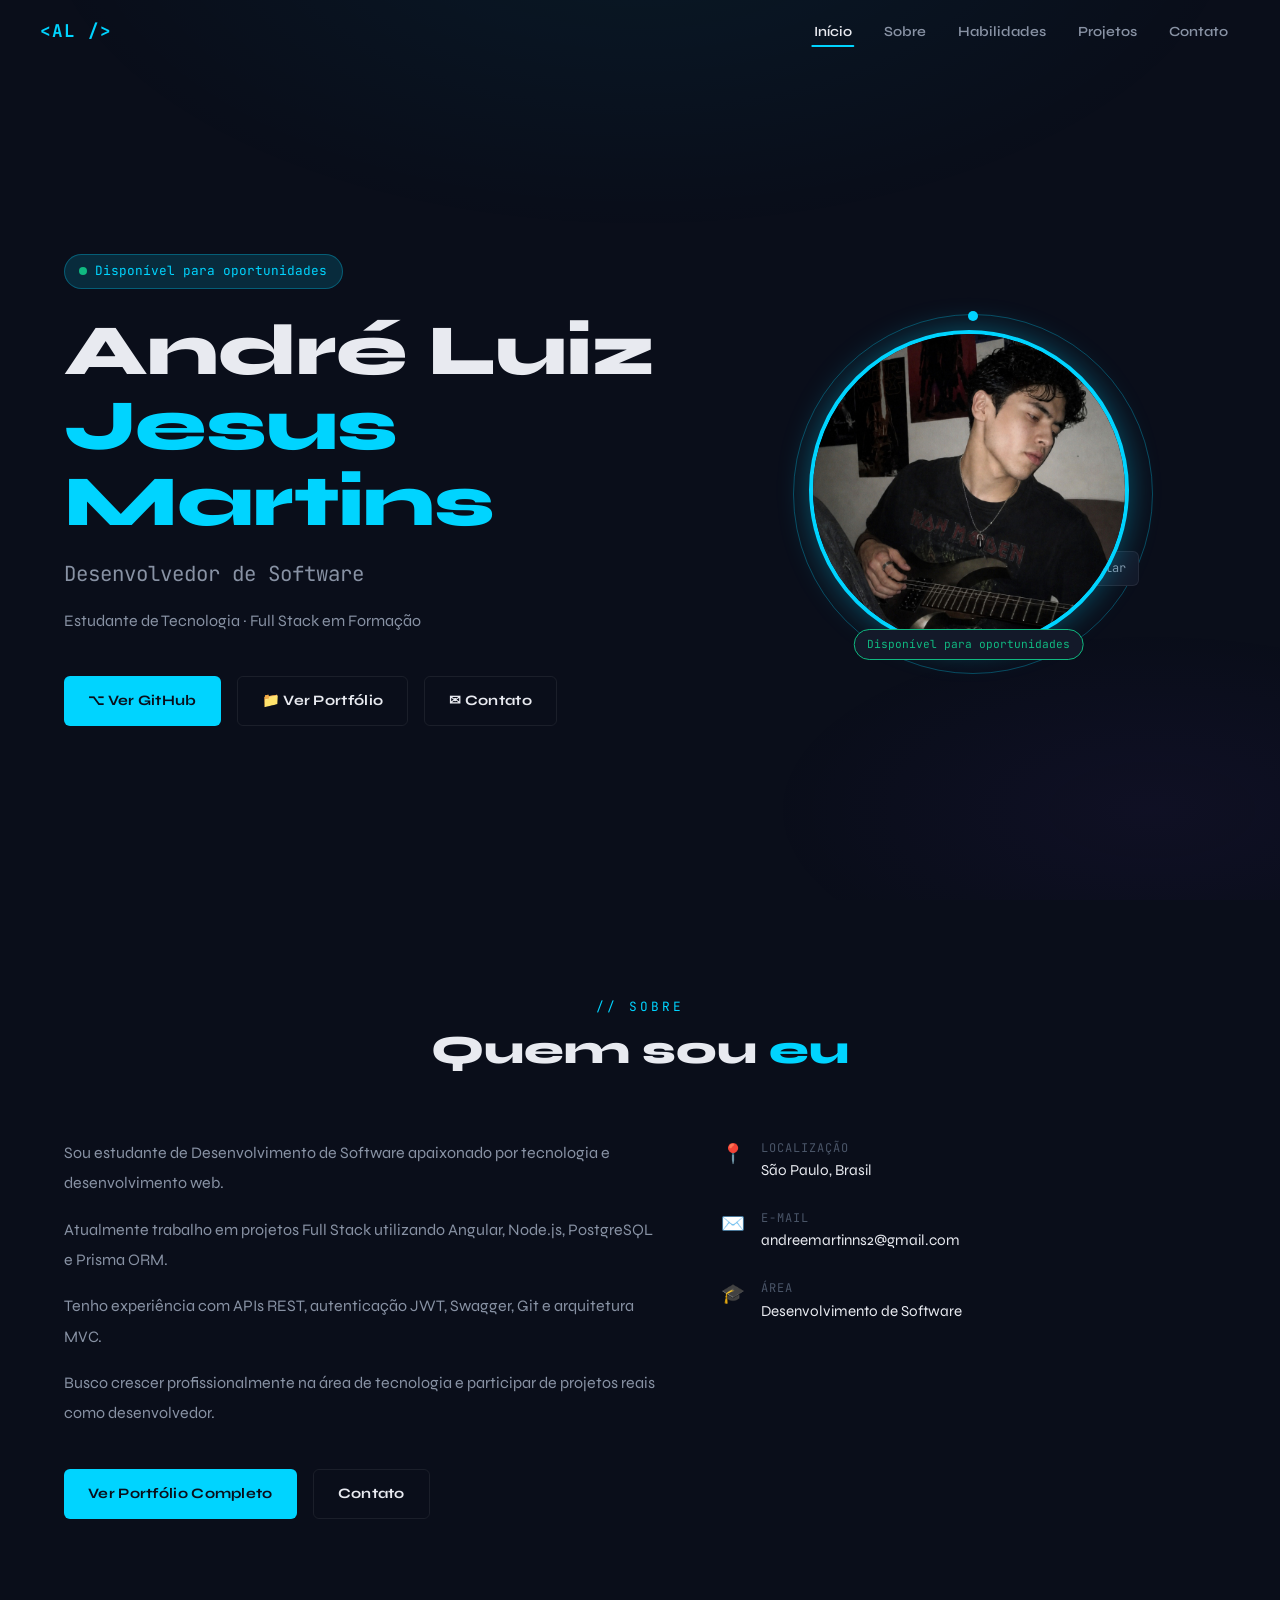
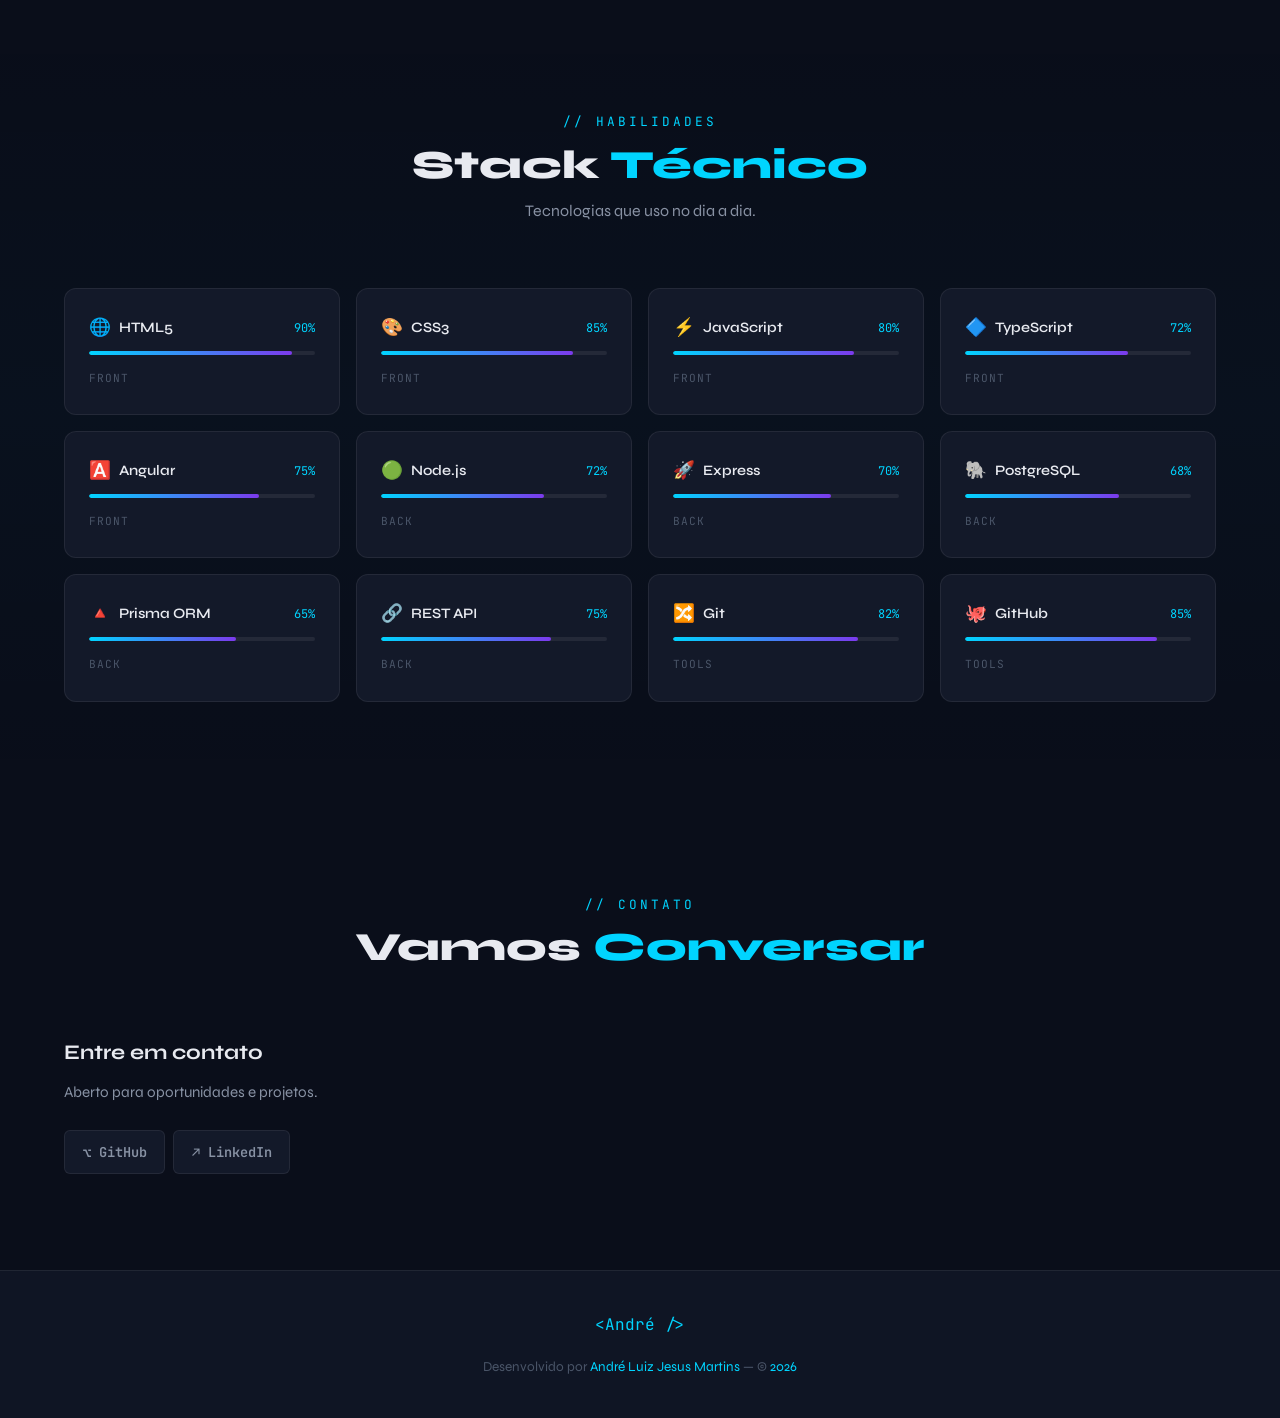
<file: view/index.html>
<!DOCTYPE html>
<html lang="pt-BR">
<head>
  <meta charset="UTF-8" />
  <meta name="viewport" content="width=device-width, initial-scale=1.0" />

  <title>André Luiz — Desenvolvedor de Software</title>

  <meta
    name="description"
    content="Portfólio de André Luiz Jesus Martins — estudante de Sistemas para Internet focado em desenvolvimento web full stack."
  />

  <meta name="author" content="André Luiz Jesus Martins" />

  <meta name="theme-color" content="#0a0e1a" />

  <link
    rel="icon"
    href="data:image/svg+xml,<svg xmlns='http://www.w3.org/2000/svg' viewBox='0 0 100 100'><text y='.9em' font-size='90'>⚡</text></svg>"
  />

  <link rel="stylesheet" href="../css/style.css" />
</head>

<body>

  <!-- LOADER -->
  <div id="page-loader" role="status" aria-label="Carregando">
    <p class="loader-logo">&lt;André /&gt;</p>
    <div class="loader-bar"></div>
  </div>

  <!-- SKIP LINK -->
  <a href="#main-content" id="skip-link">
    Pular para o conteúdo principal
  </a>

  <!-- OVERLAY -->
  <div id="menu-overlay"></div>

  <!-- NAVBAR -->
  <header id="navbar">

    <a href="#home" id="nav-logo">
      &lt;AL /&gt;
    </a>

    <button
      id="menu-toggle"
      type="button"
      aria-label="Abrir menu"
      aria-expanded="false"
      aria-controls="nav-links"
    >
      <span></span>
      <span></span>
      <span></span>
    </button>

    <!-- MENU CORRIGIDO -->
    <nav aria-label="Menu principal">

      <ul id="nav-links">

        <li>
          <a href="#home">Início</a>
        </li>

        <li>
          <a href="#about">Sobre</a>
        </li>

        <li>
          <a href="#skills">Habilidades</a>
        </li>

        <li>
          <a href="#contact">Contato</a>
        </li>

      </ul>

    </nav>

  </header>

  <!-- MAIN -->
  <main id="main-content">

    <!-- HERO -->
    <section id="home">

      <div class="container">

        <div class="hero-grid">

          <!-- TEXTO -->
          <div class="hero-content">

            <div class="hero-badge">
              Disponível para oportunidades
            </div>

            <h1 id="hero-name"></h1>

            <p id="hero-role"></p>

            <p id="hero-tagline"></p>

            <div class="hero-cta">

              <a
                id="cta-github"
                href="#"
                target="_blank"
                rel="noopener noreferrer"
                class="btn btn-primary"
              >
                ⌥ Ver GitHub
              </a>

              <a
                id="cta-portfolio"
                href="portfolio.html"
                class="btn btn-ghost"
              >
                📁 Ver Portfólio
              </a>

              <a
                id="cta-contact"
                href="#contact"
                class="btn btn-ghost"
              >
                ✉ Contato
              </a>

            </div>

          </div>

          <!-- FOTO -->
          <div class="hero-visual">

            <div class="profile-image-wrapper">

              <img
                src="../images/fotodeperfil.jpeg"
                alt="Foto de André Luiz"
                class="profile-image"
              />

              <div class="avatar-ring"></div>

              <div
                id="hero-status"
                class="hero-status-badge"
              ></div>

              <div class="tech-float">
                Angular
              </div>

              <div class="tech-float">
                Node.js
              </div>

              <div class="tech-float">
                PostgreSQL
              </div>

            </div>

          </div>

        </div>

      </div>

    </section>

    <!-- SOBRE -->
    <section id="about">

      <div class="container">

        <header class="section-header">

          <span class="section-label">
            // sobre
          </span>

          <h2 class="section-title">
            Quem sou <span class="accent">eu</span>
          </h2>

        </header>

        <div class="about-grid">

          <div class="about-text">

            <div id="about-bio"></div>

            <div class="about-links">

              <a
                href="portfolio.html"
                class="btn btn-primary"
              >
                Ver Portfólio Completo
              </a>

              <a
                href="#contact"
                class="btn btn-ghost"
              >
                Contato
              </a>

            </div>

          </div>

          <aside class="about-meta">

            <div class="meta-item">
              <span class="meta-icon">📍</span>

              <div>
                <p class="meta-label">
                  Localização
                </p>

                <p
                  class="meta-value"
                  id="about-location"
                ></p>
              </div>
            </div>

            <div class="meta-item">

              <span class="meta-icon">✉️</span>

              <div>
                <p class="meta-label">
                  E-mail
                </p>

                <p
                  class="meta-value"
                  id="about-email"
                ></p>
              </div>

            </div>

            <div class="meta-item">

              <span class="meta-icon">🎓</span>

              <div>
                <p class="meta-label">
                  Área
                </p>

                <p class="meta-value">
                  Desenvolvimento de Software
                </p>
              </div>

            </div>

          </aside>

        </div>

      </div>

    </section>

    <!-- HABILIDADES -->
    <section id="skills">

      <div class="container">

        <header class="section-header">

          <span class="section-label">
            // habilidades
          </span>

          <h2 class="section-title">
            Stack <span class="accent">Técnico</span>
          </h2>

          <p class="section-subtitle">
            Tecnologias que uso no dia a dia.
          </p>

        </header>

        <div id="skills-grid"></div>

      </div>

    </section>

    <!-- CONTATO -->
    <section id="contact">

      <div class="container">

        <header class="section-header">

          <span class="section-label">
            // contato
          </span>

          <h2 class="section-title">
            Vamos <span class="accent">Conversar</span>
          </h2>

        </header>

        <div class="contact-grid">

          <aside>

            <div class="contact-info">

              <div>

                <h3>
                  Entre em contato
                </h3>

                <p>
                  Aberto para oportunidades e projetos.
                </p>

              </div>

              <div class="contact-social">

                <a
                  id="contact-github"
                  href="#"
                  target="_blank"
                  class="social-btn"
                >
                  ⌥ GitHub
                </a>

                <a
                  id="contact-linkedin"
                  href="#"
                  target="_blank"
                  class="social-btn"
                >
                  ↗ LinkedIn
                </a>

              </div>

            </div>

          </aside>

        </div>

      </div>

    </section>

  </main>

  <!-- FOOTER -->
  <footer>

    <div class="container">

      <div class="footer-inner">

        <p class="footer-logo">
          &lt;André /&gt;
        </p>

        <p>
          Desenvolvido por
          <span id="footer-name"></span>
          —
          &copy;
          <span id="footer-year"></span>
        </p>

      </div>

    </div>
  </footer>

  <!-- VOLTAR AO TOPO -->
  <button id="scroll-top">
    ↑
  </button>

  <!-- SCRIPTS -->
  <script src="../model/model.js"></script>
  <script src="../js/app.js"></script>
  <script src="../controller/controller.js"></script>

</body>
</html>
</file>
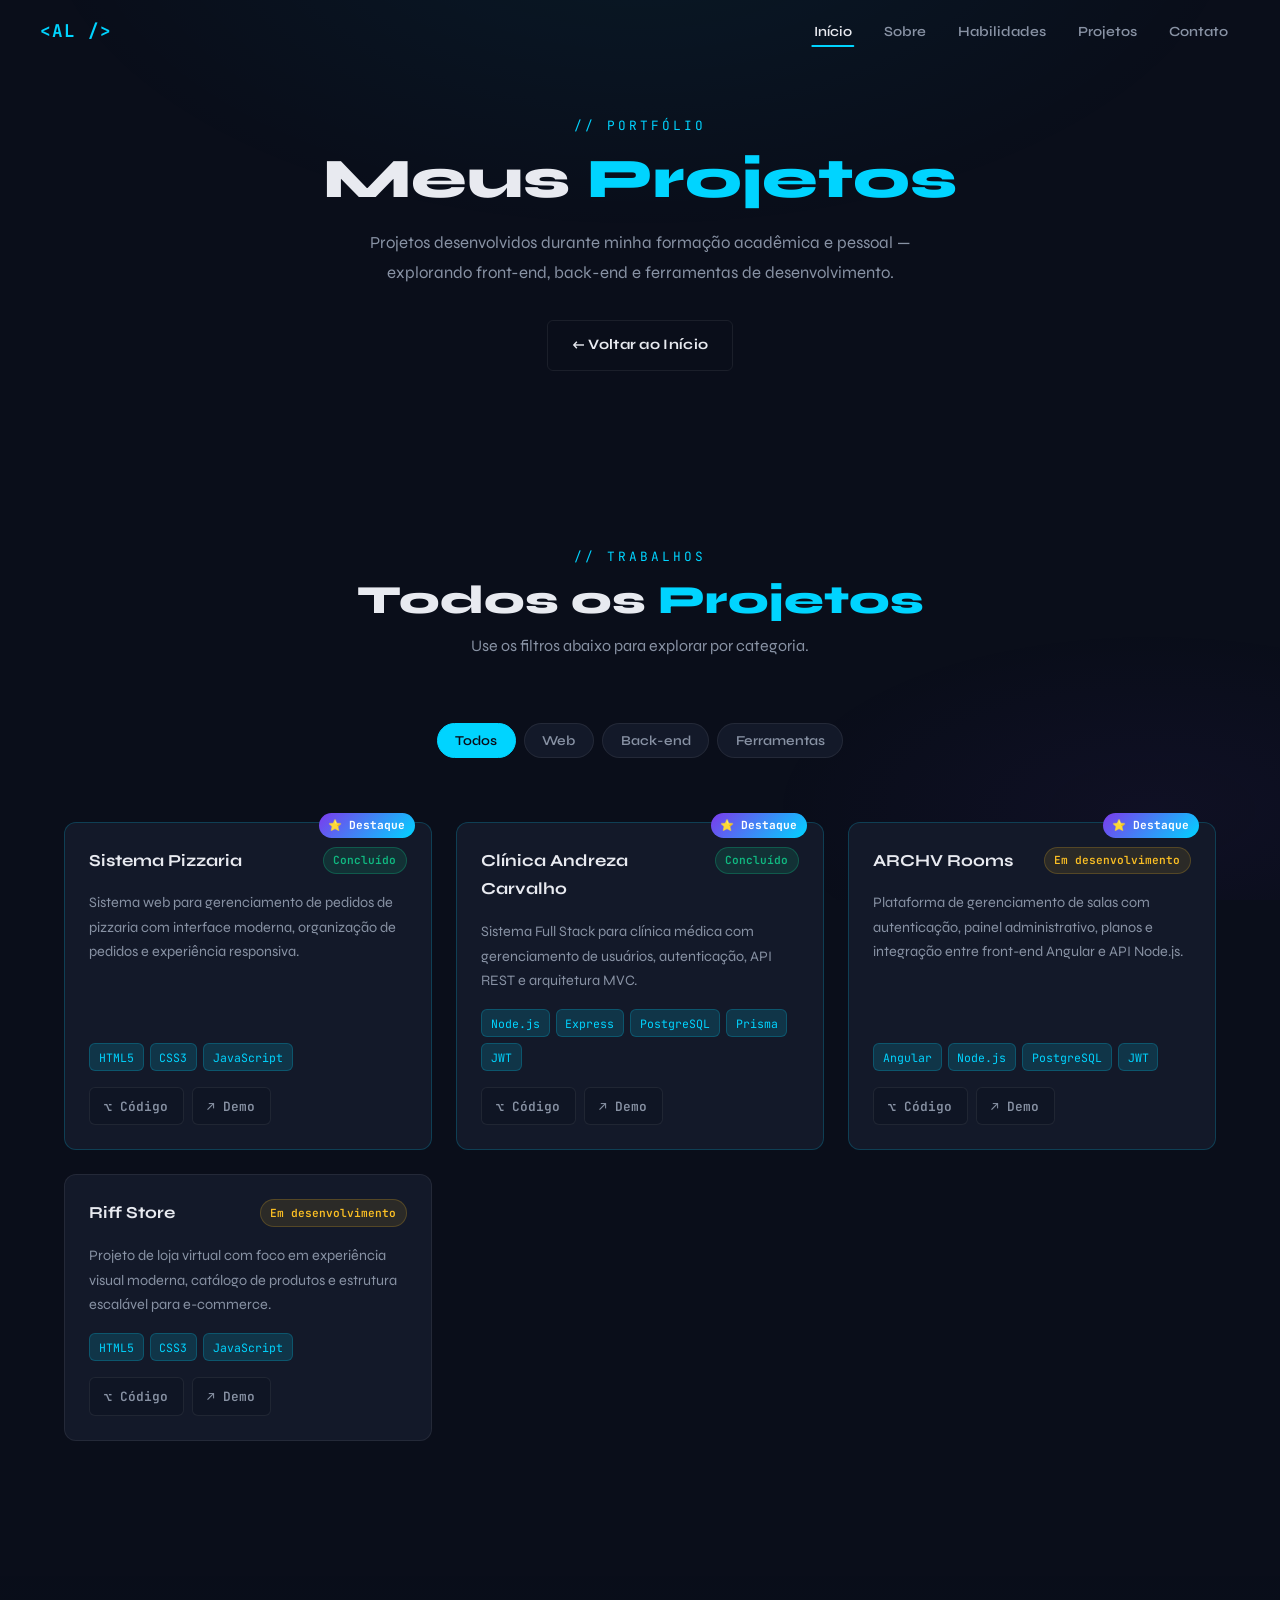
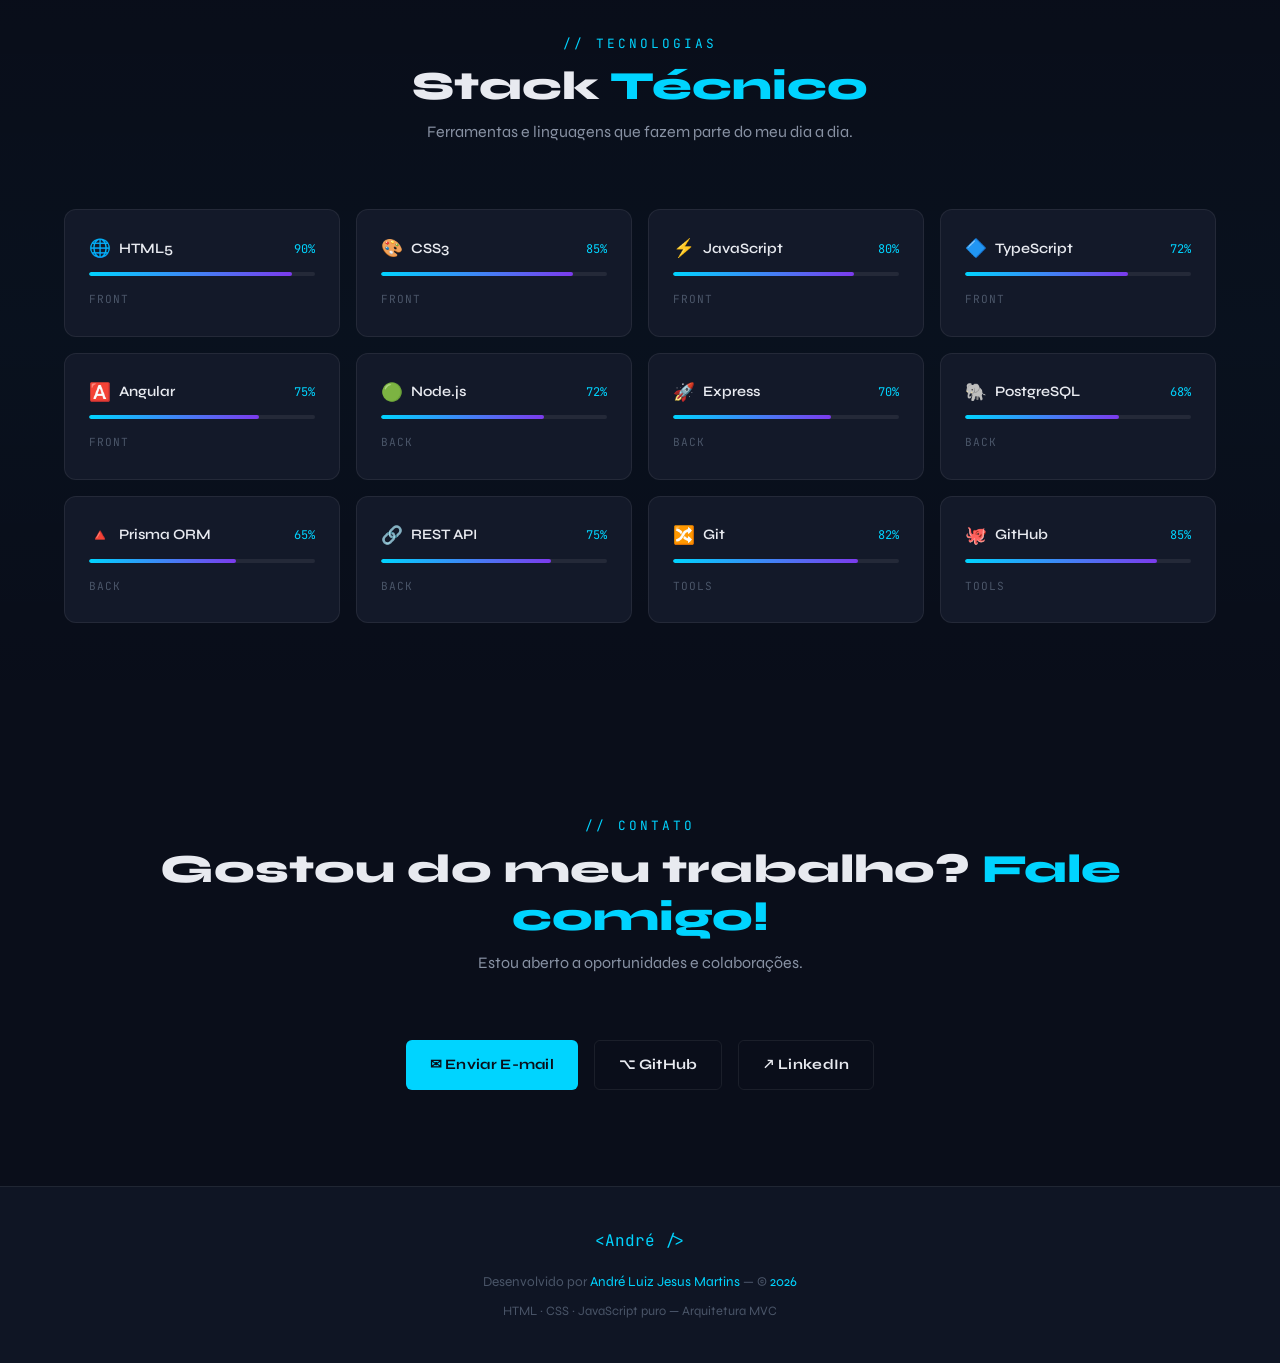
<file: view/portfolio.html>
<!DOCTYPE html>
<html lang="pt-BR">
<head>
  <meta charset="UTF-8" />
  <meta name="viewport" content="width=device-width, initial-scale=1.0" />

  <title>Portfólio — André Luiz</title>

  <meta
    name="description"
    content="Projetos e trabalhos de André Luiz Jesus Martins — desenvolvedor web full stack em formação."
  />

  <meta name="author" content="André Luiz Jesus Martins" />

  <link
    rel="icon"
    href="data:image/svg+xml,<svg xmlns='http://www.w3.org/2000/svg' viewBox='0 0 100 100'><text y='.9em' font-size='90'>📁</text></svg>"
  />

  <link rel="stylesheet" href="../css/style.css" />
</head>

<body>

  <!-- LOADER -->
  <div id="page-loader" role="status" aria-label="Carregando portfólio">
    <p class="loader-logo">&lt;Projetos /&gt;</p>
    <div class="loader-bar" aria-hidden="true"></div>
  </div>

  <!-- SKIP LINK -->
  <a href="#main-content" id="skip-link">
    Pular para o conteúdo principal
  </a>

  <!-- OVERLAY MOBILE -->
  <div id="menu-overlay" aria-hidden="true"></div>

  <!-- NAVBAR -->
  <header id="navbar" role="banner">

    <a
      href="index.html"
      id="nav-logo"
      aria-label="Voltar ao início"
    >
      &lt;AL /&gt;
    </a>

    <button
      id="menu-toggle"
      type="button"
      aria-label="Abrir menu"
      aria-expanded="false"
      aria-controls="nav-links"
    >
      <span aria-hidden="true"></span>
      <span aria-hidden="true"></span>
      <span aria-hidden="true"></span>
    </button>

    <!-- MENU -->
    <nav aria-label="Navegação principal">

      <ul id="nav-links" role="list">

        <li>
          <a href="#home">Início</a>
        </li>

        <li>
          <a href="#projects">Projetos</a>
        </li>

        <li>
          <a href="#skills">Habilidades</a>
        </li>

        <li>
          <a href="#contact">Contato</a>
        </li>

      </ul>

    </nav>

  </header>

  <!-- CONTEÚDO PRINCIPAL -->
  <main id="main-content" tabindex="-1">

    <!-- HERO -->
    <section
      id="home"
      aria-labelledby="portfolio-title"
      style="min-height:50vh;display:flex;align-items:center;padding-top:100px;"
    >

      <div class="container" style="text-align:center;">

        <span class="section-label">
          // portfólio
        </span>

        <h1
          id="portfolio-title"
          class="section-title"
          style="font-size:clamp(2rem,6vw,3.5rem);margin-bottom:1rem;"
        >
          Meus <span class="accent">Projetos</span>
        </h1>

        <p
          style="color:var(--text-secondary);max-width:600px;margin:0 auto 2rem;font-size:1.05rem;line-height:1.8;"
        >
          Projetos desenvolvidos durante minha formação acadêmica e pessoal —
          explorando front-end, back-end e ferramentas de desenvolvimento.
        </p>

        <a
          href="index.html"
          class="btn btn-ghost"
          aria-label="Voltar à página inicial"
        >
          ← Voltar ao Início
        </a>

      </div>

    </section>

    <!-- PROJETOS -->
    <section id="projects" aria-labelledby="projects-title">

      <div class="container">

        <header class="section-header" data-animate>

          <span class="section-label">
            // trabalhos
          </span>

          <h2 id="projects-title" class="section-title">
            Todos os <span class="accent">Projetos</span>
          </h2>

          <p class="section-subtitle">
            Use os filtros abaixo para explorar por categoria.
          </p>

        </header>

        <div
          id="project-filters"
          role="group"
          aria-label="Filtros de categoria"
          data-animate
        ></div>

        <div
          id="projects-grid"
          role="list"
          aria-label="Lista de projetos"
          aria-live="polite"
          data-animate
        ></div>

      </div>

    </section>

    <!-- HABILIDADES -->
    <section id="skills" aria-labelledby="skills-title">

      <div class="container">

        <header class="section-header" data-animate>

          <span class="section-label">
            // tecnologias
          </span>

          <h2 id="skills-title" class="section-title">
            Stack <span class="accent">Técnico</span>
          </h2>

          <p class="section-subtitle">
            Ferramentas e linguagens que fazem parte do meu dia a dia.
          </p>

        </header>

        <div
          id="skills-grid"
          role="list"
          aria-label="Habilidades técnicas"
          data-animate
        ></div>

      </div>

    </section>

    <!-- CONTATO -->
    <section
      id="contact"
      aria-labelledby="contact-title"
      style="padding:var(--space-2xl) 0;"
    >

      <div class="container" style="text-align:center;">

        <header class="section-header" data-animate>

          <span class="section-label">
            // contato
          </span>

          <h2 id="contact-title" class="section-title">
            Gostou do meu trabalho?
            <span class="accent">Fale comigo!</span>
          </h2>

          <p class="section-subtitle">
            Estou aberto a oportunidades e colaborações.
          </p>

        </header>

        <div
          style="display:flex;gap:1rem;justify-content:center;flex-wrap:wrap;"
          data-animate
        >

          <a
            id="contact-email-btn"
            href="#"
            class="btn btn-primary"
          >
            ✉ Enviar E-mail
          </a>

          <a
            id="contact-github-btn"
            href="#"
            target="_blank"
            rel="noopener noreferrer"
            class="btn btn-ghost"
          >
            ⌥ GitHub
          </a>

          <a
            id="contact-linkedin-btn"
            href="#"
            target="_blank"
            rel="noopener noreferrer"
            class="btn btn-ghost"
          >
            ↗ LinkedIn
          </a>

        </div>

      </div>

    </section>

  </main>

  <!-- FOOTER -->
  <footer role="contentinfo">

    <div class="container">

      <div class="footer-inner">

        <p class="footer-logo">
          &lt;André /&gt;
        </p>

        <p>
          Desenvolvido por
          <span id="footer-name"></span>
          &mdash;
          &copy;
          <span id="footer-year"></span>
        </p>

        <p style="font-size:.8rem;">
          HTML · CSS · JavaScript puro — Arquitetura MVC
        </p>

      </div>

    </div>

  </footer>

  <!-- BOTÃO TOPO -->
  <button
    id="scroll-top"
    type="button"
    aria-label="Voltar ao topo"
  >
    ↑
  </button>

  <!-- SCRIPTS -->
  <script src="../model/model.js"></script>
  <script src="../js/app.js"></script>
  <script src="../controller/controller.js"></script>

</body>
</html>
</file>
<file: css/style.css>
/* =============================================================
   css/style.css — Estilos Globais
   André Luiz Jesus Martins — Desenvolvedor de Software
   Mobile-first · Dark Mode · Acessível · Responsivo
   ============================================================= */

/* ---------------------------
   1. FONTES & VARIÁVEIS
   --------------------------- */
   @import url('https://fonts.googleapis.com/css2?family=JetBrains+Mono:wght@400;700&family=Syne:wght@400;600;700;800&display=swap');

   :root {
     --bg-primary:    #0a0e1a;
     --bg-secondary:  #0f1524;
     --bg-card:       #131929;
     --bg-card-hover: #1a2236;
     --bg-glass:      rgba(19,25,41,0.85);
   
     --accent:        #00d4ff;
     --accent-dim:    rgba(0,212,255,0.15);
     --accent-glow:   rgba(0,212,255,0.35);
     --accent-2:      #7c3aed;
     --accent-3:      #10b981;
   
     --text-primary:   #e8eaf0;
     --text-secondary: #8892a4;
     --text-muted:     #4a5568;
   
     --border:        rgba(255,255,255,0.07);
     --border-accent: rgba(0,212,255,0.3);
   
     --font-display: 'Syne', sans-serif;
     --font-mono:    'JetBrains Mono', monospace;
   
     --space-xs:  0.5rem;
     --space-sm:  1rem;
     --space-md:  1.5rem;
     --space-lg:  2.5rem;
     --space-xl:  4rem;
     --space-2xl: 6rem;
   
     --radius-sm: 6px;
     --radius-md: 12px;
   
     --shadow-md:   0 8px 32px rgba(0,0,0,0.4);
     --shadow-lg:   0 20px 60px rgba(0,0,0,0.5);
     --shadow-glow: 0 0 30px var(--accent-glow);
   
     --transition:      0.25s cubic-bezier(0.4,0,0.2,1);
     --transition-slow: 0.5s  cubic-bezier(0.4,0,0.2,1);
   }
   
   /* ---------------------------
      2. RESET GLOBAL
      --------------------------- */
   *, *::before, *::after { box-sizing: border-box; margin: 0; padding: 0; }
   
   html { scroll-behavior: smooth; font-size: 16px; }
   
   body {
     font-family: var(--font-display);
     background: var(--bg-primary);
     color: var(--text-primary);
     line-height: 1.7;
     min-height: 100vh;
     -webkit-font-smoothing: antialiased;
     overflow-x: hidden;
   }
   
   /* Gradiente de fundo sutil */
   body::before {
     content: '';
     position: fixed;
     inset: 0;
     background:
       radial-gradient(ellipse 80% 60% at 50% -10%, rgba(0,212,255,0.06) 0%, transparent 60%),
       radial-gradient(ellipse 60% 40% at 90% 90%,  rgba(124,58,237,0.05) 0%, transparent 50%);
     pointer-events: none;
     z-index: 0;
   }
   
   /* ---------------------------
      3. ACESSIBILIDADE
      --------------------------- */
   #skip-link {
     position: absolute;
     top: -100px;
     left: var(--space-sm);
     background: var(--accent);
     color: var(--bg-primary);
     padding: var(--space-xs) var(--space-sm);
     border-radius: var(--radius-sm);
     font-weight: 700;
     z-index: 9999;
     text-decoration: none;
     font-size: 0.875rem;
     transition: top var(--transition);
   }
   #skip-link:focus { top: var(--space-sm); }
   
   :focus-visible {
     outline: 2px solid var(--accent);
     outline-offset: 3px;
     border-radius: var(--radius-sm);
   }
   
   @media (prefers-reduced-motion: reduce) {
     *, *::before, *::after {
       animation-duration: 0.01ms !important;
       transition-duration: 0.01ms !important;
     }
   }
   
   /* ---------------------------
      4. LOADER
      --------------------------- */
   #page-loader {
     position: fixed;
     inset: 0;
     background: var(--bg-primary);
     display: flex;
     flex-direction: column;
     align-items: center;
     justify-content: center;
     z-index: 10000;
     transition: opacity 0.6s ease;
     gap: var(--space-sm);
   }
   #page-loader.fade-out { opacity: 0; pointer-events: none; }
   
   .loader-logo {
     font-family: var(--font-mono);
     font-size: 1.5rem;
     color: var(--accent);
     letter-spacing: 2px;
   }
   .loader-bar {
     width: 200px;
     height: 2px;
     background: var(--border);
     border-radius: 2px;
     overflow: hidden;
   }
   .loader-bar::after {
     content: '';
     display: block;
     height: 100%;
     width: 40%;
     background: var(--accent);
     animation: loading 1s ease infinite;
   }
   @keyframes loading {
     0%   { transform: translateX(-100%); }
     100% { transform: translateX(350%); }
   }
   
   /* ---------------------------
      5. NAVBAR
      --------------------------- */
   #navbar {
     position: fixed;
     top: 0; left: 0; right: 0;
     z-index: 1000;
     padding: var(--space-sm) var(--space-lg);
     display: flex;
     align-items: center;
     justify-content: space-between;
     gap: var(--space-md);
     transition: background var(--transition), box-shadow var(--transition), padding var(--transition);
   }
   #navbar.scrolled {
     background: var(--bg-glass);
     backdrop-filter: blur(20px);
     -webkit-backdrop-filter: blur(20px);
     border-bottom: 1px solid var(--border);
     padding-block: 0.75rem;
     box-shadow: var(--shadow-md);
   }
   #nav-logo {
     font-family: var(--font-mono);
     font-size: 1.1rem;
     font-weight: 700;
     color: var(--accent);
     text-decoration: none;
     letter-spacing: 1px;
     white-space: nowrap;
     transition: text-shadow var(--transition);
   }
   #nav-logo:hover { text-shadow: 0 0 12px var(--accent); }
   
   #nav-links {
     display: flex;
     list-style: none;
     gap: var(--space-xs);
     align-items: center;
   }
   .nav-link {
     font-size: 0.875rem;
     font-weight: 600;
     color: var(--text-secondary);
     text-decoration: none;
     padding: 0.4rem 0.75rem;
     border-radius: var(--radius-sm);
     transition: color var(--transition);
     position: relative;
   }
   .nav-link::after {
     content: '';
     position: absolute;
     bottom: 0; left: 50%;
     transform: translateX(-50%) scaleX(0);
     width: 70%; height: 2px;
     background: var(--accent);
     border-radius: 2px;
     transition: transform var(--transition);
   }
   .nav-link:hover, .nav-link.active { color: var(--text-primary); }
   .nav-link:hover::after, .nav-link.active::after { transform: translateX(-50%) scaleX(1); }
   
   /* Hamburger */
   #menu-toggle {
     display: none;
     flex-direction: column;
     gap: 5px;
     background: none;
     border: none;
     cursor: pointer;
     padding: 8px;
     z-index: 1100;
   }
   #menu-toggle span {
     display: block;
     width: 24px; height: 2px;
     background: var(--text-primary);
     border-radius: 2px;
     transition: transform var(--transition), opacity var(--transition);
     transform-origin: center;
   }
   #menu-toggle.active span:nth-child(1) { transform: translateY(7px) rotate(45deg); }
   #menu-toggle.active span:nth-child(2) { opacity: 0; transform: scaleX(0); }
   #menu-toggle.active span:nth-child(3) { transform: translateY(-7px) rotate(-45deg); }
   
   #menu-overlay {
     display: none;
     position: fixed;
     inset: 0;
     background: rgba(0,0,0,0.7);
     z-index: 990;
     backdrop-filter: blur(4px);
   }
   
   /* ---------------------------
      6. LAYOUT
      --------------------------- */
   .container {
     width: 100%;
     max-width: 1200px;
     margin: 0 auto;
     padding: 0 var(--space-md);
   }
   section { position: relative; z-index: 1; }
   
   .section-header { text-align: center; margin-bottom: var(--space-xl); }
   
   .section-label {
     font-family: var(--font-mono);
     font-size: 0.8rem;
     color: var(--accent);
     letter-spacing: 3px;
     text-transform: uppercase;
     margin-bottom: var(--space-xs);
     display: block;
   }
   .section-title {
     font-size: clamp(1.75rem, 4vw, 2.5rem);
     font-weight: 800;
     line-height: 1.2;
   }
   .section-title .accent { color: var(--accent); }
   .section-subtitle {
     margin-top: var(--space-xs);
     color: var(--text-secondary);
     font-size: 1rem;
     max-width: 600px;
     margin-inline: auto;
   }
   .accent { color: var(--accent); }
   
   /* ---------------------------
      7. HERO
      --------------------------- */
   #home {
     min-height: 100vh;
     display: flex;
     align-items: center;
     padding: calc(80px + var(--space-xl)) 0 var(--space-xl);
   }
   .hero-grid {
     display: grid;
     grid-template-columns: 1fr;
     gap: var(--space-xl);
     align-items: center;
   }
   .hero-badge {
     display: inline-flex;
     align-items: center;
     gap: var(--space-xs);
     font-family: var(--font-mono);
     font-size: 0.8rem;
     color: var(--accent);
     border: 1px solid var(--border-accent);
     background: var(--accent-dim);
     padding: 0.35rem 0.9rem;
     border-radius: 100px;
     margin-bottom: var(--space-md);
     width: fit-content;
   }
   .hero-badge::before {
     content: '';
     width: 8px; height: 8px;
     background: var(--accent-3);
     border-radius: 50%;
     animation: pulse 2s ease infinite;
   }
   @keyframes pulse {
     0%, 100% { opacity: 1; transform: scale(1); }
     50%       { opacity: 0.5; transform: scale(0.8); }
   }
   #hero-name {
     font-size: clamp(2.5rem, 7vw, 4.5rem);
     font-weight: 800;
     line-height: 1.05;
     margin-bottom: var(--space-sm);
     letter-spacing: -1px;
   }
   #hero-role {
     font-family: var(--font-mono);
     font-size: clamp(1rem, 2.5vw, 1.3rem);
     color: var(--text-secondary);
     margin-bottom: var(--space-sm);
   }
   #hero-tagline {
     font-size: 1rem;
     color: var(--text-secondary);
     margin-bottom: var(--space-lg);
     max-width: 520px;
     line-height: 1.8;
   }
   .hero-cta { display: flex; gap: var(--space-sm); flex-wrap: wrap; }
   
   /* Botões */
   .btn {
     display: inline-flex;
     align-items: center;
     gap: 0.5rem;
     font-family: var(--font-display);
     font-size: 0.9rem;
     font-weight: 700;
     padding: 0.75rem 1.5rem;
     border-radius: var(--radius-sm);
     text-decoration: none;
     cursor: pointer;
     border: none;
     transition: all var(--transition);
     letter-spacing: 0.3px;
   }
   .btn-primary { background: var(--accent); color: var(--bg-primary); }
   .btn-primary:hover {
     background: #33ddff;
     transform: translateY(-2px);
     box-shadow: 0 8px 24px var(--accent-glow);
   }
   .btn-ghost {
     background: transparent;
     color: var(--text-primary);
     border: 1px solid var(--border);
   }
   .btn-ghost:hover { border-color: var(--accent); color: var(--accent); transform: translateY(-2px); }
   
   /* Avatar */
   .hero-visual {
     display: flex;
     justify-content: center;
     align-items: center;
     position: relative;
   }
   #hero-avatar {
     width: 200px; height: 200px;
     border-radius: 50%;
     background: linear-gradient(135deg, var(--accent-2), var(--accent));
     display: flex;
     align-items: center;
     justify-content: center;
     font-family: var(--font-mono);
     font-size: 3rem;
     font-weight: 700;
     color: white;
     position: relative;
     z-index: 1;
     box-shadow: 0 0 60px rgba(0,212,255,0.2);
   }
   .avatar-ring {
     position: absolute;
     inset: -16px;
     border-radius: 50%;
     border: 2px solid var(--border-accent);
     animation: spin 10s linear infinite;
   }
   .avatar-ring::before {
     content: '';
     position: absolute;
     top: -4px; left: 50%;
     transform: translateX(-50%);
     width: 10px; height: 10px;
     background: var(--accent);
     border-radius: 50%;
   }
   @keyframes spin { from { transform: rotate(0deg); } to { transform: rotate(360deg); } }
   
   .hero-status-badge {
     position: absolute;
     bottom: -10px; left: 50%;
     transform: translateX(-50%);
     background: var(--bg-card);
     border: 1px solid var(--accent-3);
     color: var(--accent-3);
     font-family: var(--font-mono);
     font-size: 0.7rem;
     padding: 0.3rem 0.8rem;
     border-radius: 100px;
     white-space: nowrap;
     z-index: 2;
   }
   .tech-float {
     position: absolute;
     background: var(--bg-card);
     border: 1px solid var(--border);
     border-radius: var(--radius-sm);
     padding: 0.4rem 0.75rem;
     font-family: var(--font-mono);
     font-size: 0.75rem;
     color: var(--text-secondary);
     animation: float 4s ease-in-out infinite;
   }
   .tech-float:nth-child(2) { top: 10%; right: -20px; animation-delay: 0s; }
   .tech-float:nth-child(3) { top: 40%; left: -30px; animation-delay: 1.5s; }
   .tech-float:nth-child(4) { bottom: 20%; right: -10px; animation-delay: 0.8s; }
   @keyframes float {
     0%, 100% { transform: translateY(0); }
     50%       { transform: translateY(-10px); }
   }
   
   /* ---------------------------
      8. SOBRE
      --------------------------- */
   #about { padding: var(--space-2xl) 0; }
   .about-grid {
     display: grid;
     grid-template-columns: 1fr;
     gap: var(--space-xl);
     align-items: start;
   }
   .about-text p {
     color: var(--text-secondary);
     margin-bottom: var(--space-sm);
     line-height: 1.9;
   }
   .about-meta { display: flex; flex-direction: column; gap: var(--space-md); }
   .meta-item  { display: flex; gap: var(--space-sm); align-items: flex-start; }
   .meta-icon  { font-size: 1.2rem; flex-shrink: 0; }
   .meta-label {
     font-size: 0.75rem;
     color: var(--text-muted);
     font-family: var(--font-mono);
     text-transform: uppercase;
     letter-spacing: 1px;
   }
   .meta-value { font-size: 0.95rem; color: var(--text-primary); }
   .about-links { display: flex; gap: var(--space-sm); flex-wrap: wrap; margin-top: var(--space-lg); }
   
   /* ---------------------------
      9. HABILIDADES
      --------------------------- */
   #skills {
     padding: var(--space-2xl) 0;
     background: linear-gradient(180deg, transparent, rgba(0,212,255,0.02) 50%, transparent);
   }
   #skills-grid {
     display: grid;
     grid-template-columns: repeat(auto-fill, minmax(240px, 1fr));
     gap: var(--space-sm);
   }
   .skill-card {
     background: var(--bg-card);
     border: 1px solid var(--border);
     border-radius: var(--radius-md);
     padding: var(--space-md);
     transition: border-color var(--transition), transform var(--transition), background var(--transition);
   }
   .skill-card:hover {
     border-color: var(--border-accent);
     background: var(--bg-card-hover);
     transform: translateY(-2px);
   }
   .skill-header { display: flex; align-items: center; gap: var(--space-xs); margin-bottom: var(--space-xs); }
   .skill-icon   { font-size: 1.1rem; }
   .skill-name   { font-weight: 600; font-size: 0.9rem; flex: 1; }
   .skill-level-label { font-family: var(--font-mono); font-size: 0.75rem; color: var(--accent); }
   .skill-bar {
     height: 4px;
     background: var(--border);
     border-radius: 4px;
     overflow: hidden;
     margin-bottom: var(--space-xs);
   }
   .skill-fill {
     height: 100%;
     background: linear-gradient(90deg, var(--accent), var(--accent-2));
     border-radius: 4px;
     transition: width 1s cubic-bezier(0.4,0,0.2,1);
   }
   .skill-category {
     font-family: var(--font-mono);
     font-size: 0.7rem;
     color: var(--text-muted);
     text-transform: uppercase;
     letter-spacing: 1px;
   }
   
   /* ---------------------------
      10. PROJETOS
      --------------------------- */
   #projects { padding: var(--space-2xl) 0; }
   #project-filters {
     display: flex;
     gap: var(--space-xs);
     flex-wrap: wrap;
     justify-content: center;
     margin-bottom: var(--space-xl);
   }
   .filter-btn {
     font-family: var(--font-display);
     font-size: 0.85rem;
     font-weight: 600;
     color: var(--text-secondary);
     background: var(--bg-card);
     border: 1px solid var(--border);
     padding: 0.5rem 1.1rem;
     border-radius: 100px;
     cursor: pointer;
     transition: all var(--transition);
   }
   .filter-btn:hover   { border-color: var(--accent); color: var(--accent); }
   .filter-btn.active  { background: var(--accent); color: var(--bg-primary); border-color: var(--accent); }
   
   #projects-grid {
     display: grid;
     grid-template-columns: repeat(auto-fill, minmax(300px, 1fr));
     gap: var(--space-md);
   }
   .project-card {
     background: var(--bg-card);
     border: 1px solid var(--border);
     border-radius: var(--radius-md);
     padding: var(--space-md);
     display: flex;
     flex-direction: column;
     gap: var(--space-sm);
     transition: border-color var(--transition), transform var(--transition), box-shadow var(--transition);
     position: relative;
     animation: fadeUp 0.4s ease both;
   }
   .project-card:hover {
     border-color: var(--border-accent);
     transform: translateY(-4px);
     box-shadow: 0 12px 40px rgba(0,212,255,0.1);
   }
   .project-card.highlight { border-color: rgba(0,212,255,0.2); }
   
   .badge {
     position: absolute;
     top: -10px; right: var(--space-sm);
     background: linear-gradient(135deg, var(--accent-2), var(--accent));
     color: white;
     font-size: 0.7rem;
     font-weight: 700;
     padding: 0.2rem 0.6rem;
     border-radius: 100px;
     font-family: var(--font-mono);
   }
   .project-card-header {
     display: flex;
     align-items: flex-start;
     justify-content: space-between;
     gap: var(--space-xs);
   }
   .project-title { font-size: 1.05rem; font-weight: 700; }
   .project-status {
     font-family: var(--font-mono);
     font-size: 0.7rem;
     font-weight: 600;
     padding: 0.2rem 0.6rem;
     border-radius: 100px;
     white-space: nowrap;
     flex-shrink: 0;
   }
   .status-done { background: rgba(16,185,129,0.15); color: var(--accent-3); border: 1px solid rgba(16,185,129,0.3); }
   .status-wip  { background: rgba(251,191,36,0.1);  color: #fbbf24;         border: 1px solid rgba(251,191,36,0.2); }
   
   .project-desc { color: var(--text-secondary); font-size: 0.9rem; line-height: 1.7; flex: 1; }
   .project-tags { display: flex; flex-wrap: wrap; gap: 6px; }
   .tag {
     font-family: var(--font-mono);
     font-size: 0.72rem;
     color: var(--accent);
     background: var(--accent-dim);
     border: 1px solid rgba(0,212,255,0.2);
     padding: 0.2rem 0.55rem;
     border-radius: var(--radius-sm);
   }
   .project-actions { display: flex; gap: var(--space-xs); margin-top: auto; }
   .btn-project {
     display: inline-flex;
     align-items: center;
     gap: 0.4rem;
     font-family: var(--font-mono);
     font-size: 0.8rem;
     font-weight: 600;
     color: var(--text-secondary);
     background: var(--bg-secondary);
     border: 1px solid var(--border);
     padding: 0.45rem 0.9rem;
     border-radius: var(--radius-sm);
     text-decoration: none;
     transition: all var(--transition);
   }
   .btn-project:hover      { border-color: var(--accent); color: var(--accent); }
   .btn-demo:hover         { border-color: var(--accent-3); color: var(--accent-3); }
   .no-results { color: var(--text-secondary); text-align: center; padding: var(--space-xl); grid-column: 1/-1; }
   
   @keyframes fadeUp {
     from { opacity: 0; transform: translateY(20px); }
     to   { opacity: 1; transform: translateY(0); }
   }
   
   /* ---------------------------
      11. LANDING PAGES
      --------------------------- */
   #landing {
     padding: var(--space-2xl) 0;
     background: linear-gradient(180deg, transparent, rgba(124,58,237,0.03) 50%, transparent);
   }
   #landing-grid {
     display: grid;
     grid-template-columns: repeat(auto-fill, minmax(280px, 1fr));
     gap: var(--space-md);
     margin-bottom: var(--space-xl);
   }
   .landing-card {
     background: var(--bg-card);
     border: 1px solid var(--border);
     border-radius: var(--radius-md);
     padding: var(--space-lg);
     transition: border-color var(--transition), transform var(--transition);
     position: relative;
     overflow: hidden;
   }
   .landing-card::before {
     content: '';
     position: absolute;
     top: 0; left: 0; right: 0;
     height: 2px;
     background: var(--card-accent, var(--accent));
     transform: scaleX(0);
     transition: transform var(--transition);
   }
   .landing-card:hover { border-color: var(--border-accent); transform: translateY(-3px); }
   .landing-card:hover::before { transform: scaleX(1); }
   .landing-icon  { font-size: 2.5rem; margin-bottom: var(--space-sm); }
   .landing-title { font-size: 1.15rem; font-weight: 700; margin-bottom: var(--space-xs); }
   .landing-desc  { color: var(--text-secondary); font-size: 0.9rem; line-height: 1.7; margin-bottom: var(--space-md); }
   .landing-elements { list-style: none; display: flex; flex-direction: column; gap: 0.4rem; }
   .landing-elements li {
     font-size: 0.82rem;
     color: var(--text-muted);
     padding-left: var(--space-sm);
     position: relative;
     font-family: var(--font-mono);
   }
   .landing-elements li::before { content: '›'; position: absolute; left: 0; color: var(--accent); font-weight: 700; }
   
   .portfolio-examples-title { font-size: 1.1rem; font-weight: 700; margin-bottom: var(--space-md); text-align: center; }
   #portfolio-examples {
     display: grid;
     grid-template-columns: repeat(auto-fill, minmax(220px, 1fr));
     gap: var(--space-sm);
   }
   .portfolio-example-card {
     background: var(--bg-card);
     border: 1px solid var(--border);
     border-radius: var(--radius-md);
     padding: var(--space-md);
     text-align: center;
     transition: all var(--transition);
   }
   .portfolio-example-card:hover { border-color: var(--border-accent); transform: translateY(-2px); }
   .portfolio-example-icon { font-size: 2rem; display: block; margin-bottom: var(--space-xs); }
   .portfolio-example-card h4 { font-size: 0.95rem; font-weight: 700; margin-bottom: var(--space-xs); }
   .portfolio-example-card p  { font-size: 0.82rem; color: var(--text-secondary); line-height: 1.6; }
   
   /* ---------------------------
      12. CONTATO
      --------------------------- */
   #contact { padding: var(--space-2xl) 0; }
   .contact-grid { display: grid; grid-template-columns: 1fr; gap: var(--space-xl); }
   .contact-info { display: flex; flex-direction: column; gap: var(--space-md); }
   .contact-info h3 { font-size: 1.3rem; font-weight: 700; margin-bottom: var(--space-xs); }
   .contact-info p  { color: var(--text-secondary); font-size: 0.95rem; line-height: 1.8; }
   .contact-item {
     display: flex;
     align-items: center;
     gap: var(--space-sm);
     padding: var(--space-sm);
     background: var(--bg-card);
     border: 1px solid var(--border);
     border-radius: var(--radius-md);
     transition: border-color var(--transition);
   }
   .contact-item:hover { border-color: var(--border-accent); }
   .contact-item-icon  { font-size: 1.3rem; flex-shrink: 0; }
   .contact-item-label {
     font-family: var(--font-mono);
     font-size: 0.72rem;
     color: var(--text-muted);
     text-transform: uppercase;
     letter-spacing: 1px;
   }
   .contact-item a { color: var(--accent); text-decoration: none; font-size: 0.9rem; }
   .contact-item a:hover { text-decoration: underline; }
   .contact-social { display: flex; gap: var(--space-xs); }
   .social-btn {
     display: inline-flex;
     align-items: center;
     gap: 0.5rem;
     font-family: var(--font-mono);
     font-size: 0.85rem;
     font-weight: 600;
     color: var(--text-secondary);
     background: var(--bg-card);
     border: 1px solid var(--border);
     padding: 0.6rem 1.1rem;
     border-radius: var(--radius-sm);
     text-decoration: none;
     transition: all var(--transition);
   }
   .social-btn:hover { border-color: var(--accent); color: var(--accent); transform: translateY(-2px); }
   
   #contact-form { display: flex; flex-direction: column; gap: var(--space-sm); }
   .form-group { display: flex; flex-direction: column; gap: 0.4rem; }
   .form-group label {
     font-family: var(--font-mono);
     font-size: 0.8rem;
     color: var(--text-secondary);
     text-transform: uppercase;
     letter-spacing: 1px;
   }
   .form-group input, .form-group textarea {
     background: var(--bg-card);
     border: 1px solid var(--border);
     border-radius: var(--radius-sm);
     color: var(--text-primary);
     font-family: var(--font-display);
     font-size: 0.95rem;
     padding: 0.75rem 1rem;
     transition: border-color var(--transition), box-shadow var(--transition);
     resize: vertical;
     width: 100%;
   }
   .form-group input::placeholder, .form-group textarea::placeholder { color: var(--text-muted); }
   .form-group input:focus, .form-group textarea:focus {
     border-color: var(--accent);
     box-shadow: 0 0 0 3px var(--accent-dim);
     outline: none;
   }
   .form-group textarea { min-height: 130px; }
   
   .btn-submit {
     font-family: var(--font-display);
     font-size: 0.95rem;
     font-weight: 700;
     background: var(--accent);
     color: var(--bg-primary);
     border: none;
     padding: 0.85rem 1.5rem;
     border-radius: var(--radius-sm);
     cursor: pointer;
     transition: all var(--transition);
     align-self: flex-start;
   }
   .btn-submit:hover  { background: #33ddff; transform: translateY(-2px); box-shadow: 0 8px 24px var(--accent-glow); }
   .btn-submit:disabled { opacity: 0.6; cursor: not-allowed; transform: none; }
   
   .form-feedback { font-size: 0.9rem; padding: 0.75rem 1rem; border-radius: var(--radius-sm); font-weight: 600; }
   .form-feedback[hidden] { display: none; }
   .form-feedback.success { background: rgba(16,185,129,0.1); color: var(--accent-3); border: 1px solid rgba(16,185,129,0.3); }
   .form-feedback.error   { background: rgba(239,68,68,0.1);  color: #ef4444;         border: 1px solid rgba(239,68,68,0.3); }
   
   /* ---------------------------
      13. FOOTER
      --------------------------- */
   footer {
     background: var(--bg-secondary);
     border-top: 1px solid var(--border);
     padding: var(--space-lg) 0;
     text-align: center;
   }
   .footer-inner { display: flex; flex-direction: column; align-items: center; gap: var(--space-xs); }
   .footer-logo  { font-family: var(--font-mono); font-size: 1rem; color: var(--accent); margin-bottom: var(--space-xs); }
   footer p      { color: var(--text-muted); font-size: 0.85rem; }
   footer span   { color: var(--accent); }
   
   /* ---------------------------
      14. SCROLL TO TOP
      --------------------------- */
   #scroll-top {
     position: fixed;
     bottom: var(--space-md); right: var(--space-md);
     width: 44px; height: 44px;
     background: var(--bg-card);
     border: 1px solid var(--border-accent);
     color: var(--accent);
     border-radius: var(--radius-sm);
     font-size: 1.2rem;
     cursor: pointer;
     display: flex;
     align-items: center;
     justify-content: center;
     opacity: 0;
     visibility: hidden;
     transform: translateY(10px);
     transition: all var(--transition);
     z-index: 500;
   }
   #scroll-top.visible { opacity: 1; visibility: visible; transform: translateY(0); }
   #scroll-top:hover   { background: var(--accent); color: var(--bg-primary); box-shadow: var(--shadow-glow); }
   
   /* ---------------------------
      15. ANIMAÇÕES DE ENTRADA
      --------------------------- */
   [data-animate] {
     opacity: 0;
     transform: translateY(30px);
     transition: opacity 0.6s ease, transform 0.6s ease;
   }
   [data-animate].visible    { opacity: 1; transform: translateY(0); }
   [data-animate="left"]     { transform: translateX(-30px); }
   [data-animate="right"]    { transform: translateX(30px); }
   [data-animate="left"].visible,
   [data-animate="right"].visible { transform: translateX(0); }
   
   /* ---------------------------
      16. RESPONSIVIDADE
      --------------------------- */
   @media (min-width: 768px) {
     .hero-grid       { grid-template-columns: 1.2fr 1fr; }
     .about-grid      { grid-template-columns: 1.2fr 1fr; }
     .contact-grid    { grid-template-columns: 1fr 1fr; }
     #hero-avatar     { width: 240px; height: 240px; font-size: 3.5rem; }
   }
   
   @media (max-width: 767px) {
     #menu-toggle  { display: flex; }
     #menu-overlay { display: block; }
   
     #nav-links {
       position: fixed;
       top: 0; right: -100%;
       height: 100vh;
       width: min(300px, 85vw);
       background: var(--bg-secondary);
       flex-direction: column;
       align-items: flex-start;
       padding: 90px var(--space-lg) var(--space-lg);
       gap: var(--space-xs);
       transition: right var(--transition-slow);
       z-index: 1000;
       border-left: 1px solid var(--border);
       box-shadow: var(--shadow-lg);
     }
     #nav-links.open { right: 0; }
   
     .nav-link { font-size: 1rem; padding: var(--space-xs) var(--space-sm); width: 100%; }
     .hero-visual  { order: -1; margin-bottom: var(--space-md); }
     #hero-avatar  { width: 160px; height: 160px; font-size: 2.5rem; }
     .tech-float   { display: none; }
     #projects-grid { grid-template-columns: 1fr; }
     #skills-grid   { grid-template-columns: repeat(auto-fill, minmax(200px, 1fr)); }
   }
   
   @media print {
     #navbar, #scroll-top, #menu-toggle, #page-loader { display: none !important; }
     body { background: white; color: black; }
   }

   /* =========================================
   FOTO DO PERFIL
========================================= */

.profile-image-wrapper {
  position: relative;
  display: flex;
  justify-content: center;
  align-items: center;
}

.profile-image {
  width: 320px;
  height: 320px;

  object-fit: cover;

  border-radius: 50%;

  border: 4px solid #00d4ff;

  box-shadow:
    0 0 30px rgba(0, 212, 255, 0.35);

  position: relative;
  z-index: 2;

  transition: 0.4s ease;
}

.profile-image:hover {
  transform: scale(1.03);
}

.avatar-ring {
  position: absolute;

  width: 360px;
  height: 360px;

  border-radius: 50%;

  border: 1px solid rgba(0, 212, 255, 0.3);

  animation: pulseRing 4s infinite linear;
}

@keyframes pulseRing {
  0% {
    transform: scale(1);
    opacity: 0.6;
  }

  50% {
    transform: scale(1.04);
    opacity: 1;
  }

  100% {
    transform: scale(1);
    opacity: 0.6;
  }
}
</file>
